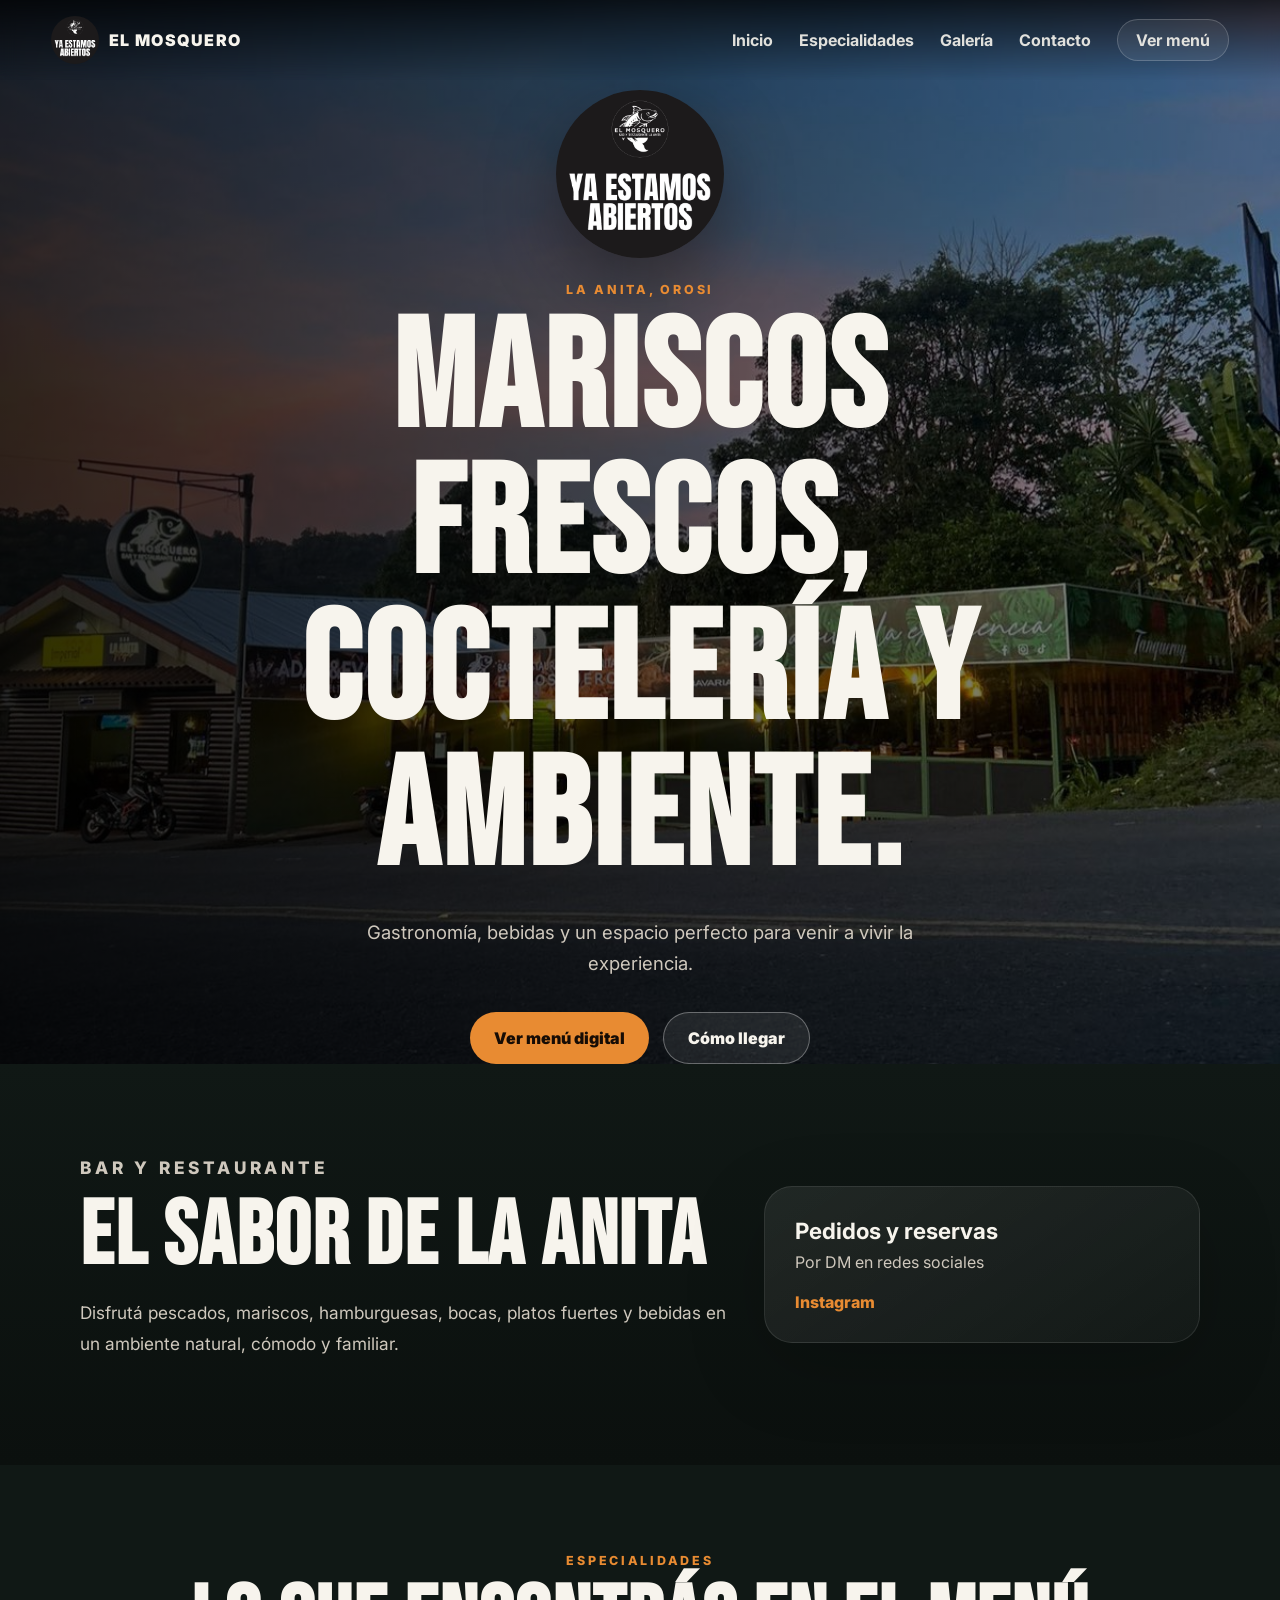
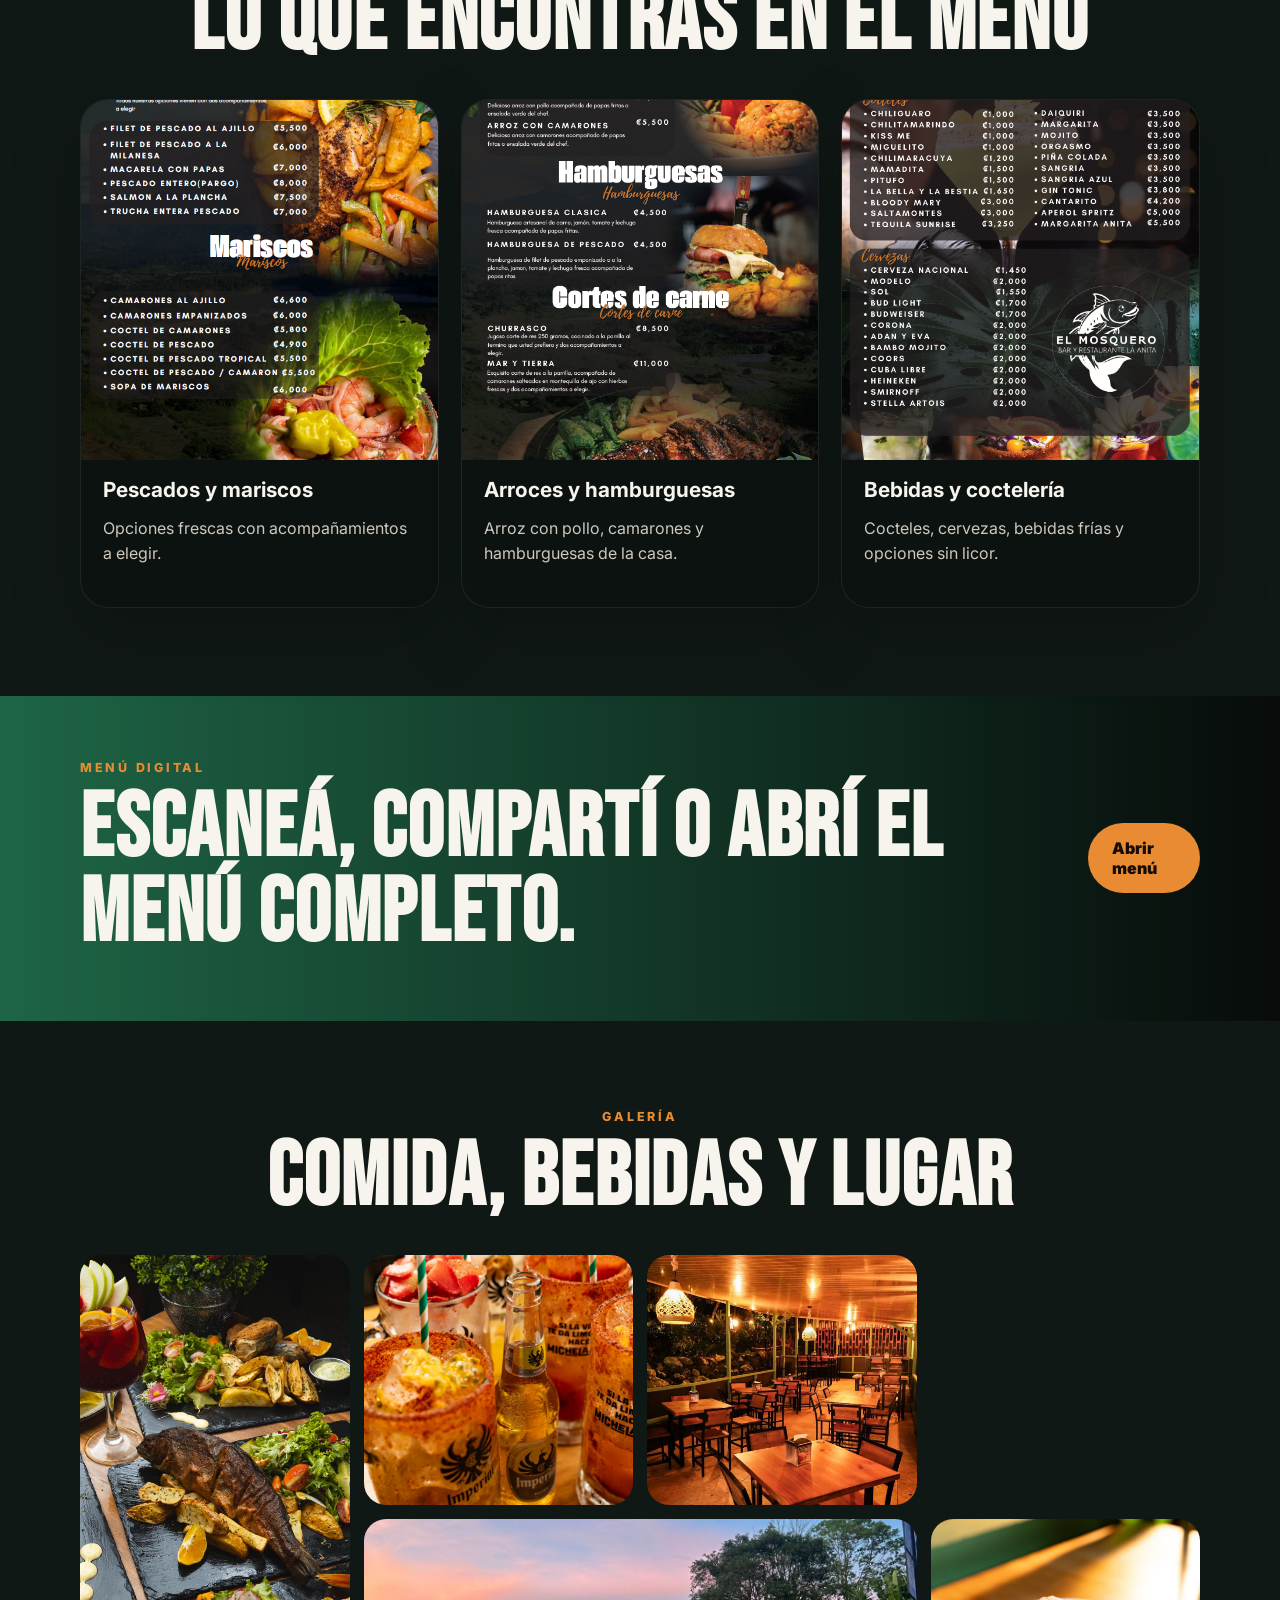
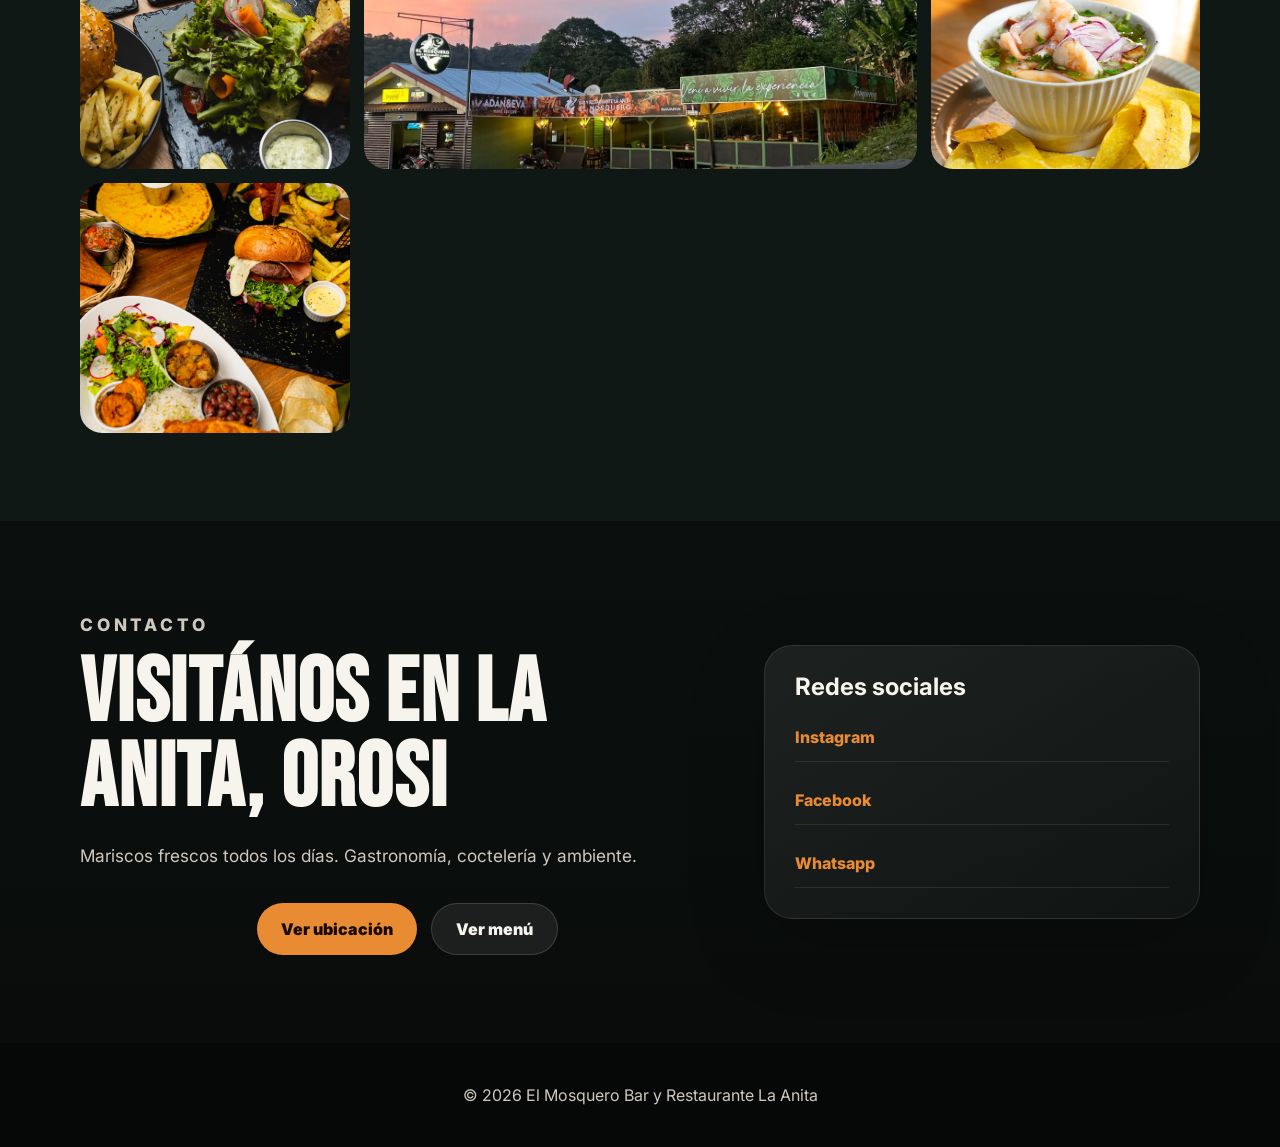
<file: index.html>
<!DOCTYPE html>
<html lang="es">
<head>
  <meta charset="UTF-8" />
  <meta name="viewport" content="width=device-width, initial-scale=1.0" />
  <title>El Mosquero | Bar y Restaurante La Anita</title>
  <meta name="description" content="El Mosquero Bar y Restaurante La Anita: mariscos frescos, gastronomía, coctelería y ambiente en La Anita, Orosi." />
  <link rel="preconnect" href="https://fonts.googleapis.com">
  <link rel="preconnect" href="https://fonts.gstatic.com" crossorigin>
  <link href="https://fonts.googleapis.com/css2?family=Bebas+Neue&family=Inter:wght@400;600;700;800&display=swap" rel="stylesheet">
  <link rel="stylesheet" href="style.css" />
</head>
<body>
  <header class="topbar">
    <a href="index.html" class="brand">
      <img src="assets/logo.jpg" alt="Logo El Mosquero" />
      <span>El Mosquero</span>
    </a>
    <button class="nav-toggle" id="navToggle" aria-label="Abrir menú">☰</button>
    <nav class="nav" id="nav">
      <a href="#inicio">Inicio</a>
      <a href="#especialidades">Especialidades</a>
      <a href="#galeria">Galería</a>
      <a href="#contacto">Contacto</a>
      <a class="nav-cta" href="menu.html">Ver menú</a>
    </nav>
  </header>

  <main>
    <section class="hero" id="inicio">
      <div class="hero-bg"></div>
      <div class="hero-content reveal">
        <img class="hero-logo" src="assets/logo.jpg" alt="El Mosquero Bar y Restaurante La Anita" />
        <p class="eyebrow">La Anita, Orosi</p>
        <h1>Mariscos frescos, coctelería y ambiente.</h1>
        <p class="hero-text">Gastronomía, bebidas y un espacio perfecto para venir a vivir la experiencia.</p>
        <div class="hero-actions">
          <a class="btn primary" href="menu.html">Ver menú digital</a>
          <a class="btn ghost" href="https://maps.app.goo.gl/1DzLihiJDjUeQGF66?g_st=iw" target="_blank" rel="noopener">Cómo llegar</a>
        </div>
      </div>
    </section>

    <section class="intro section-pad">
      <div class="container intro-grid">
        <div class="reveal">
          <p class="eyebrow">Bar y restaurante</p>
          <h2>El sabor de La Anita</h2>
          <p>Disfrutá pescados, mariscos, hamburguesas, bocas, platos fuertes y bebidas en un ambiente natural, cómodo y familiar.</p>
        </div>
        <div class="quick-card reveal">
          <strong>Pedidos y reservas</strong>
          <span>Por DM en redes sociales</span>
          <div class="socials">
            <a href="https://wa.me/50686078611?text=Buenos%20d%C3%ADas.%20Vi%20su%20p%C3%A1gina%20web%20y%20me%20gustar%C3%ADa%20realizar%20un%20pedido%20o%20consultar%20sobre%20una%20reserva.%20%C2%BFPodr%C3%ADan%20brindarme%20m%C3%A1s%20informaci%C3%B3n%3F%20Muchas%20gracias." target="_blank" rel="noopener">Instagram</a>
          </div>
        </div>
      </div>
    </section>

    <section class="specialties section-pad" id="especialidades">
      <div class="container">
        <div class="section-title reveal">
          <p class="eyebrow">Especialidades</p>
          <h2>Lo que encontrás en el menú</h2>
        </div>
        <div class="cards">
          <article class="food-card reveal"><img src="assets/menu-pescados-mariscos.jpg" alt="Menú de pescados y mariscos"><h3>Pescados y mariscos</h3><p>Opciones frescas con acompañamientos a elegir.</p></article>
          <article class="food-card reveal"><img src="assets/menu-arroces.jpg" alt="Arroces y hamburguesas"><h3>Arroces y hamburguesas</h3><p>Arroz con pollo, camarones y hamburguesas de la casa.</p></article>
          <article class="food-card reveal"><img src="assets/menu-bebidas-licor.jpg" alt="Menú de bebidas"><h3>Bebidas y coctelería</h3><p>Cocteles, cervezas, bebidas frías y opciones sin licor.</p></article>
        </div>
      </div>
    </section>

    <section class="banner-menu">
      <div class="container banner-inner reveal">
        <div>
          <p class="eyebrow">Menú digital</p>
          <h2>Escaneá, compartí o abrí el menú completo.</h2>
        </div>
        <a class="btn primary" href="menu.html">Abrir menú</a>
      </div>
    </section>

    <section class="gallery section-pad" id="galeria">
      <div class="container">
        <div class="section-title reveal">
          <p class="eyebrow">Galería</p>
          <h2>Comida, bebidas y lugar</h2>
        </div>
        <div class="gallery-grid">
          <img class="reveal tall" src="assets/mesa-completa.jpg" alt="Mesa completa con comida variada">
          <img class="reveal" src="assets/micheladas.jpg" alt="Micheladas y bebidas">
          <img class="reveal" src="assets/salon-noche.jpg" alt="Salón del restaurante de noche">
          <img class="reveal wide" src="assets/fachada-atardecer.jpg" alt="Fachada del restaurante al atardecer">
          <img class="reveal" src="assets/ceviche.jpg" alt="Ceviche con platanitos">
          <img class="reveal" src="assets/casado-hamburguesa.jpg" alt="Comida variada">
        </div>
      </div>
    </section>

    <section class="contact section-pad" id="contacto">
      <div class="container contact-grid">
        <div class="reveal">
          <p class="eyebrow">Contacto</p>
          <h2>Visitános en La Anita, Orosi</h2>
          <p>Mariscos frescos todos los días. Gastronomía, coctelería y ambiente.</p>
          <div class="contact-actions">
            <a class="btn primary" href="https://maps.app.goo.gl/1DzLihiJDjUeQGF66?g_st=iw" target="_blank" rel="noopener">Ver ubicación</a>
            <a class="btn ghost dark" href="menu.html">Ver menú</a>
          </div>
        </div>
        <div class="contact-card reveal">
          <h3>Redes sociales</h3>
          <a href="https://www.instagram.com/el_mosquero_bar_restaurante?igsh=MWZjdTNyZTc5cTlmaA==" target="_blank" rel="noopener">Instagram</a>
          <a href="https://www.facebook.com/share/1BSDCXoHsF/?mibextid=wwXIfr" target="_blank" rel="noopener">Facebook</a>
          <a href="https://wa.me/50686078611" target="_blank" rel="noopener">Whatsapp</a>
        </div>
      </div>
    </section>
  </main>

  <footer>
    <p>© <span id="year"></span> El Mosquero Bar y Restaurante La Anita</p>
  </footer>
  <script src="script.js"></script>
</body>
</html>
</file>
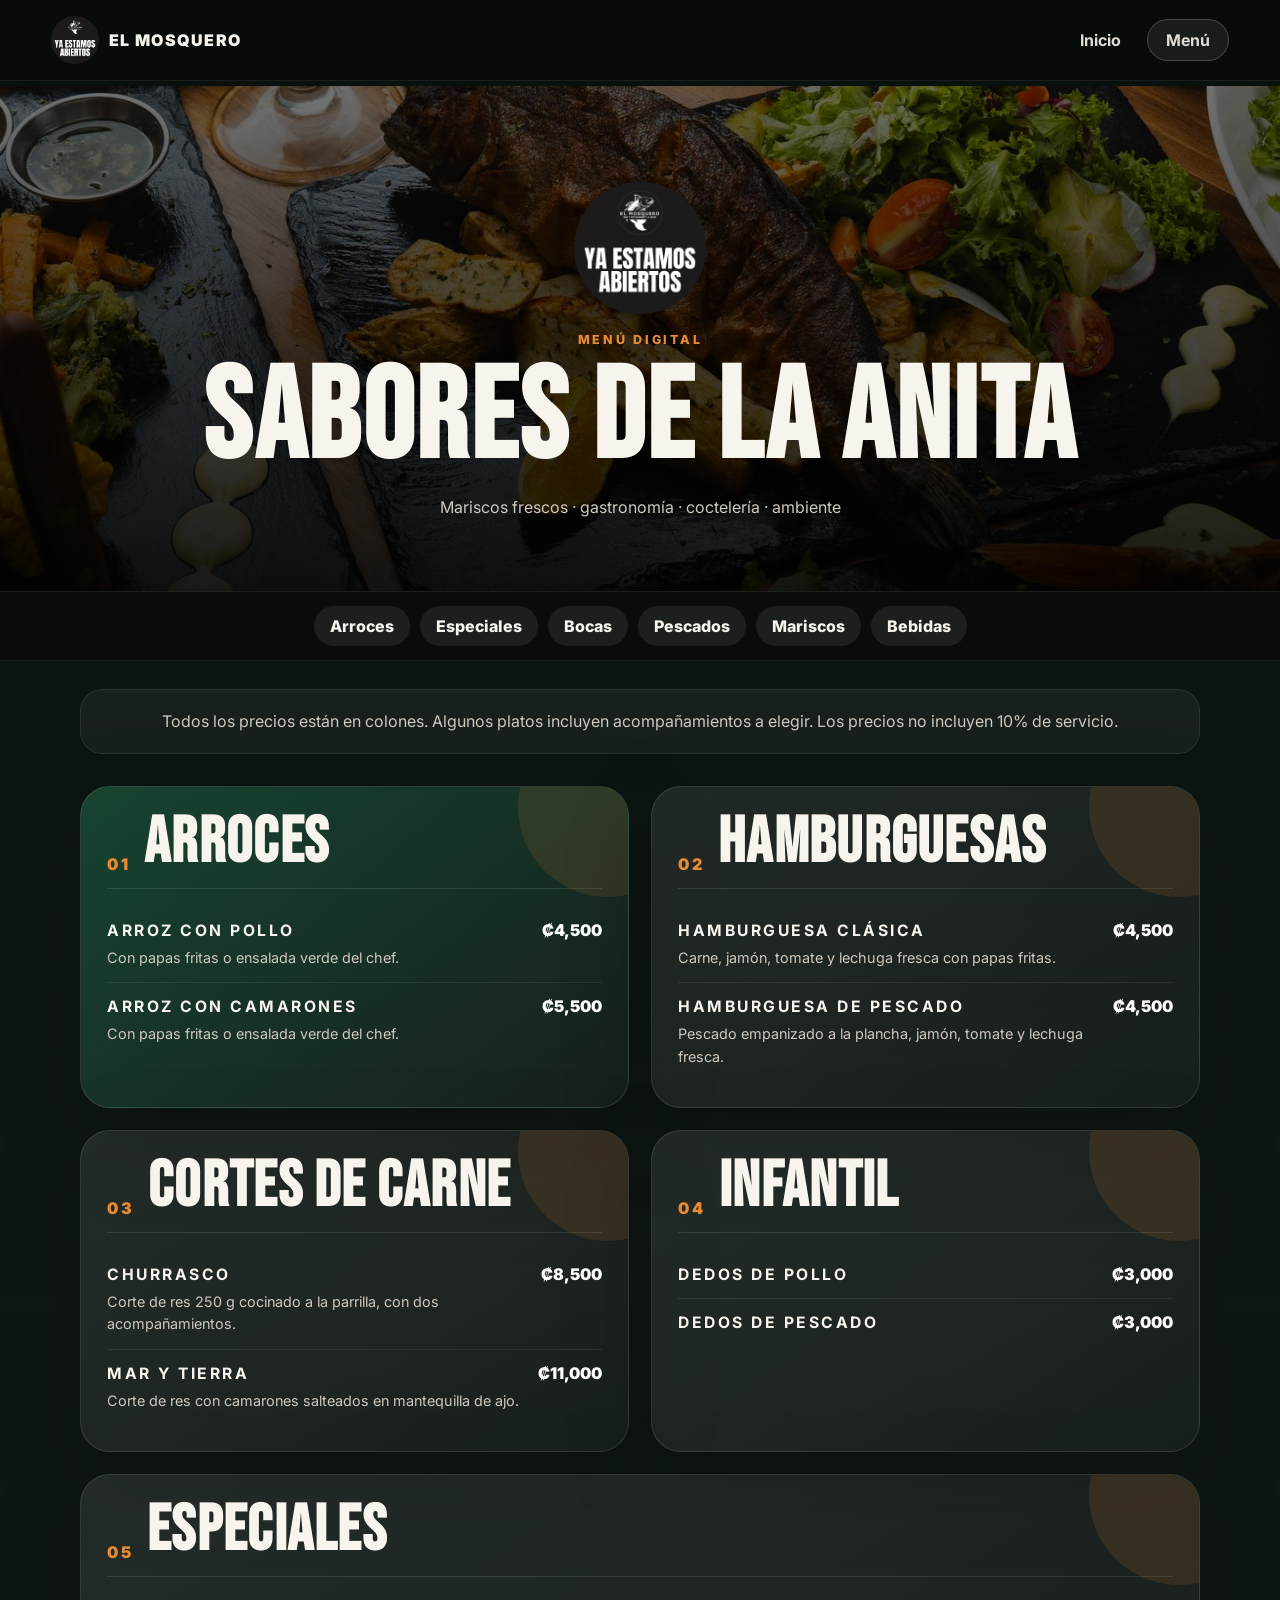
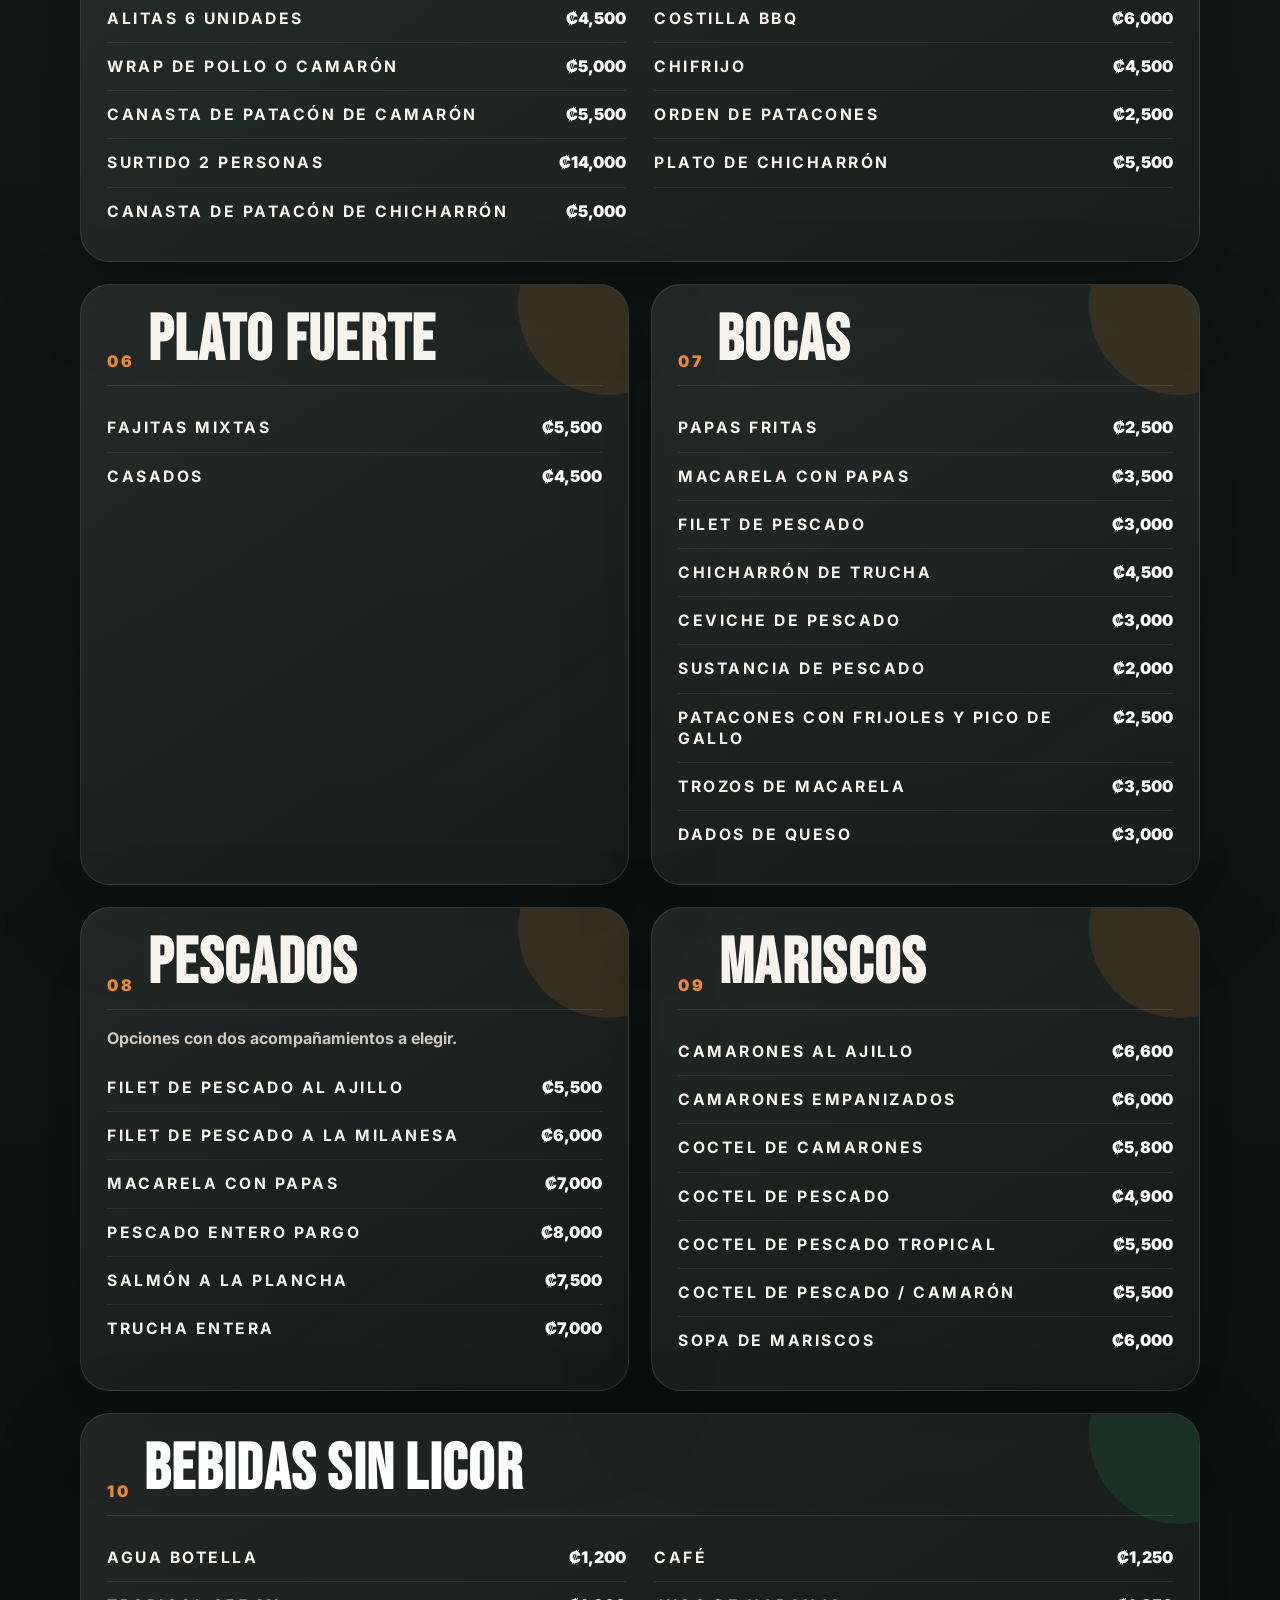
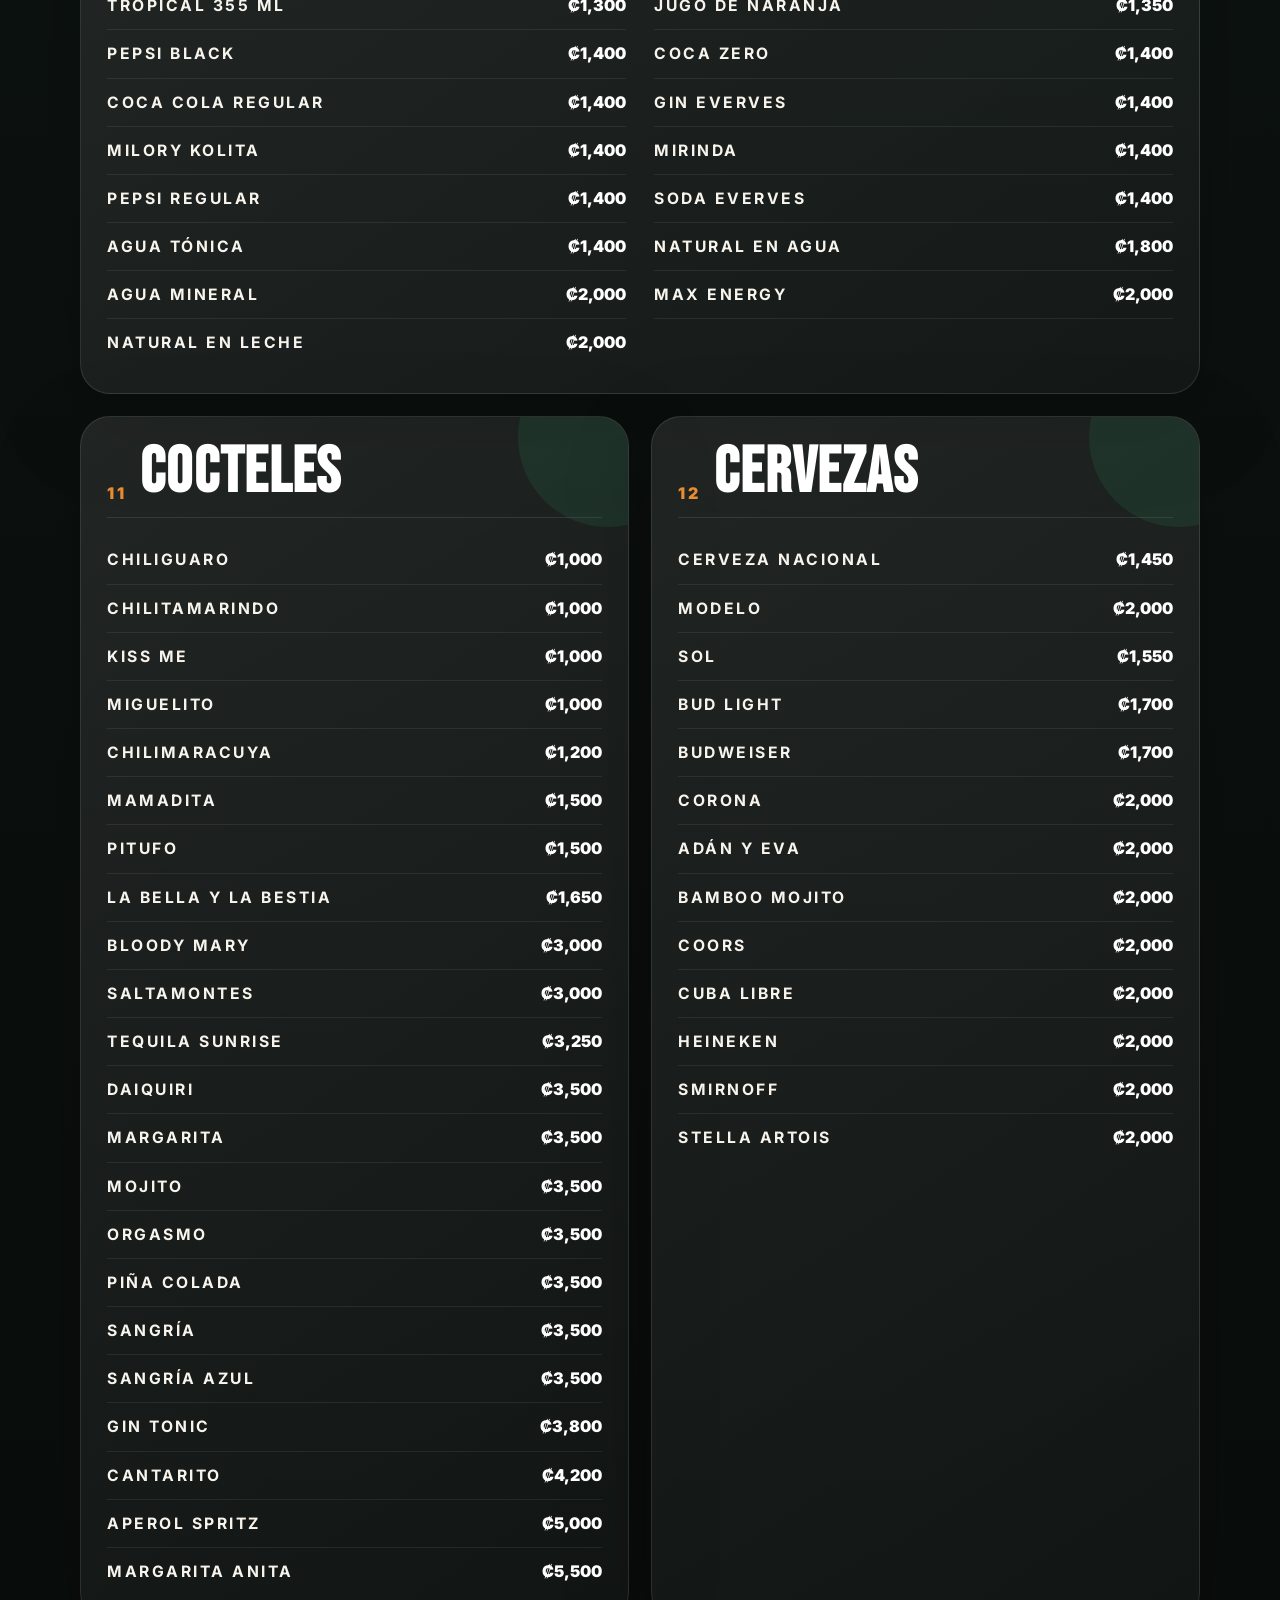
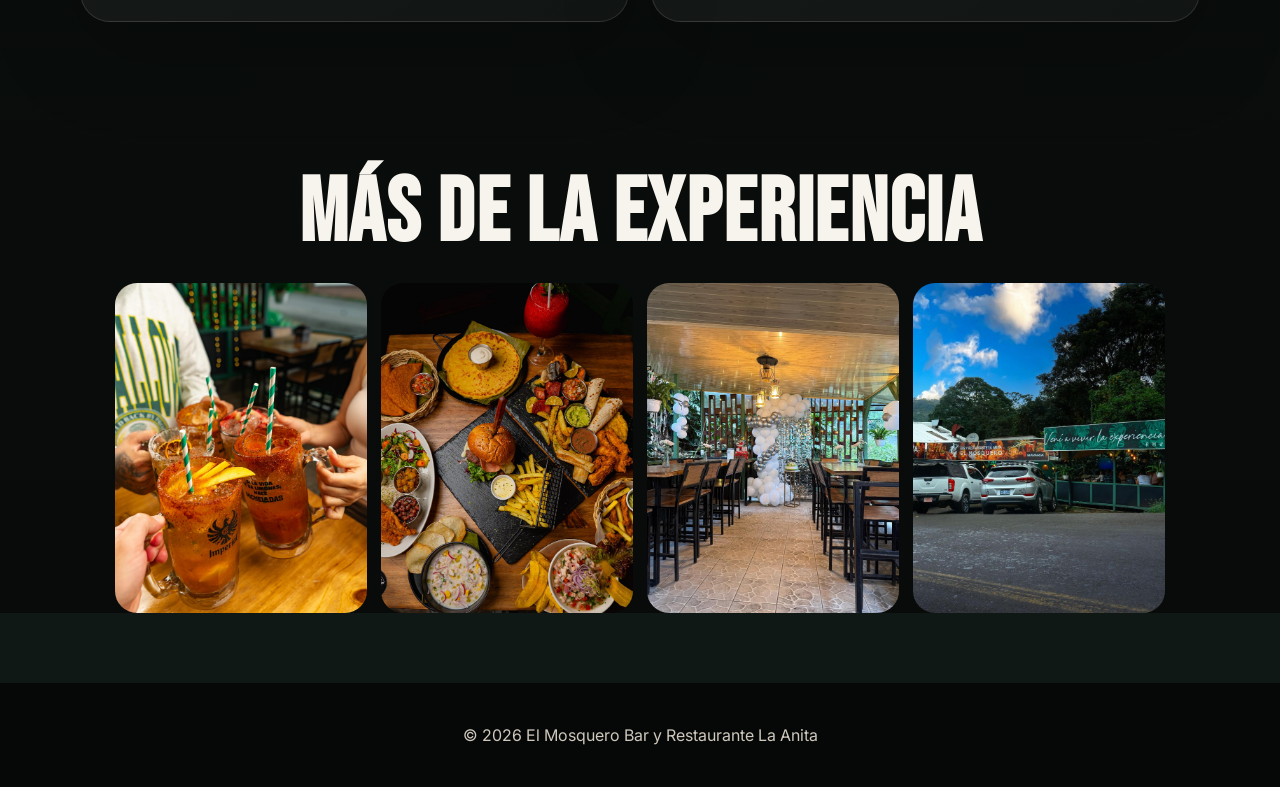
<file: menu.html>
<!DOCTYPE html>
<html lang="es">
<head>
  <meta charset="UTF-8" />
  <meta name="viewport" content="width=device-width, initial-scale=1.0" />
  <title>Menú Digital | El Mosquero</title>
  <link rel="preconnect" href="https://fonts.googleapis.com">
  <link rel="preconnect" href="https://fonts.gstatic.com" crossorigin>
  <link href="https://fonts.googleapis.com/css2?family=Bebas+Neue&family=Inter:wght@400;600;700;800&display=swap" rel="stylesheet">
  <link rel="stylesheet" href="style.css" />
</head>
<body class="menu-page">
  <header class="topbar solid">
    <a href="index.html" class="brand"><img src="assets/logo.jpg" alt="Logo El Mosquero"><span>El Mosquero</span></a>
    <nav class="nav open"><a href="index.html">Inicio</a><a class="nav-cta" href="#menu">Menú</a></nav>
  </header>

  <main id="menu" class="digital-menu new-menu">
    <section class="menu-hero redesigned">
      <div class="menu-hero-bg"></div>
      <img src="assets/logo.jpg" alt="Logo El Mosquero">
      <p class="eyebrow">Menú digital</p>
      <h1>Sabores de La Anita</h1>
      <p>Mariscos frescos · gastronomía · coctelería · ambiente</p>
    </section>

    <section class="menu-toolbar">
      <a href="#arroces">Arroces</a>
      <a href="#especiales">Especiales</a>
      <a href="#bocas">Bocas</a>
      <a href="#pescados">Pescados</a>
      <a href="#mariscos">Mariscos</a>
      <a href="#bebidas">Bebidas</a>
    </section>

    <section class="menu-note container">
      <p>Todos los precios están en colones. Algunos platos incluyen acompañamientos a elegir. Los precios no incluyen 10% de servicio.</p>
    </section>

    <section class="menu-grid container">
      <article class="menu-category featured" id="arroces">
        <div class="category-head"><span>01</span><h2>Arroces</h2></div>
        <div class="menu-item"><div><h3>Arroz con pollo</h3><p>Con papas fritas o ensalada verde del chef.</p></div><strong>₡4,500</strong></div>
        <div class="menu-item"><div><h3>Arroz con camarones</h3><p>Con papas fritas o ensalada verde del chef.</p></div><strong>₡5,500</strong></div>
      </article>

      <article class="menu-category">
        <div class="category-head"><span>02</span><h2>Hamburguesas</h2></div>
        <div class="menu-item"><div><h3>Hamburguesa clásica</h3><p>Carne, jamón, tomate y lechuga fresca con papas fritas.</p></div><strong>₡4,500</strong></div>
        <div class="menu-item"><div><h3>Hamburguesa de pescado</h3><p>Pescado empanizado a la plancha, jamón, tomate y lechuga fresca.</p></div><strong>₡4,500</strong></div>
      </article>

      <article class="menu-category">
        <div class="category-head"><span>03</span><h2>Cortes de carne</h2></div>
        <div class="menu-item"><div><h3>Churrasco</h3><p>Corte de res 250 g cocinado a la parrilla, con dos acompañamientos.</p></div><strong>₡8,500</strong></div>
        <div class="menu-item"><div><h3>Mar y tierra</h3><p>Corte de res con camarones salteados en mantequilla de ajo.</p></div><strong>₡11,000</strong></div>
      </article>

      <article class="menu-category" id="especiales">
        <div class="category-head"><span>04</span><h2>Infantil</h2></div>
        <div class="menu-item"><div><h3>Dedos de pollo</h3></div><strong>₡3,000</strong></div>
        <div class="menu-item"><div><h3>Dedos de pescado</h3></div><strong>₡3,000</strong></div>
      </article>

      <article class="menu-category wide">
        <div class="category-head"><span>05</span><h2>Especiales</h2></div>
        <div class="two-col-list">
          <div class="menu-item"><h3>Alitas 6 unidades</h3><strong>₡4,500</strong></div>
          <div class="menu-item"><h3>Costilla BBQ</h3><strong>₡6,000</strong></div>
          <div class="menu-item"><h3>Wrap de pollo o camarón</h3><strong>₡5,000</strong></div>
          <div class="menu-item"><h3>Chifrijo</h3><strong>₡4,500</strong></div>
          <div class="menu-item"><h3>Canasta de patacón de camarón</h3><strong>₡5,500</strong></div>
          <div class="menu-item"><h3>Orden de patacones</h3><strong>₡2,500</strong></div>
          <div class="menu-item"><h3>Surtido 2 personas</h3><strong>₡14,000</strong></div>
          <div class="menu-item"><h3>Plato de chicharrón</h3><strong>₡5,500</strong></div>
          <div class="menu-item"><h3>Canasta de patacón de chicharrón</h3><strong>₡5,000</strong></div>
        </div>
      </article>

      <article class="menu-category">
        <div class="category-head"><span>06</span><h2>Plato fuerte</h2></div>
        <div class="menu-item"><div><h3>Fajitas mixtas</h3></div><strong>₡5,500</strong></div>
        <div class="menu-item"><div><h3>Casados</h3></div><strong>₡4,500</strong></div>
      </article>

      <article class="menu-category" id="bocas">
        <div class="category-head"><span>07</span><h2>Bocas</h2></div>
        <div class="menu-item"><h3>Papas fritas</h3><strong>₡2,500</strong></div>
        <div class="menu-item"><h3>Macarela con papas</h3><strong>₡3,500</strong></div>
        <div class="menu-item"><h3>Filet de pescado</h3><strong>₡3,000</strong></div>
        <div class="menu-item"><h3>Chicharrón de trucha</h3><strong>₡4,500</strong></div>
        <div class="menu-item"><h3>Ceviche de pescado</h3><strong>₡3,000</strong></div>
        <div class="menu-item"><h3>Sustancia de pescado</h3><strong>₡2,000</strong></div>
        <div class="menu-item"><h3>Patacones con frijoles y pico de gallo</h3><strong>₡2,500</strong></div>
        <div class="menu-item"><h3>Trozos de macarela</h3><strong>₡3,500</strong></div>
        <div class="menu-item"><h3>Dados de queso</h3><strong>₡3,000</strong></div>
      </article>

      <article class="menu-category" id="pescados">
        <div class="category-head"><span>08</span><h2>Pescados</h2></div>
        <p class="category-note">Opciones con dos acompañamientos a elegir.</p>
        <div class="menu-item"><h3>Filet de pescado al ajillo</h3><strong>₡5,500</strong></div>
        <div class="menu-item"><h3>Filet de pescado a la milanesa</h3><strong>₡6,000</strong></div>
        <div class="menu-item"><h3>Macarela con papas</h3><strong>₡7,000</strong></div>
        <div class="menu-item"><h3>Pescado entero pargo</h3><strong>₡8,000</strong></div>
        <div class="menu-item"><h3>Salmón a la plancha</h3><strong>₡7,500</strong></div>
        <div class="menu-item"><h3>Trucha entera</h3><strong>₡7,000</strong></div>
      </article>

      <article class="menu-category" id="mariscos">
        <div class="category-head"><span>09</span><h2>Mariscos</h2></div>
        <div class="menu-item"><h3>Camarones al ajillo</h3><strong>₡6,600</strong></div>
        <div class="menu-item"><h3>Camarones empanizados</h3><strong>₡6,000</strong></div>
        <div class="menu-item"><h3>Coctel de camarones</h3><strong>₡5,800</strong></div>
        <div class="menu-item"><h3>Coctel de pescado</h3><strong>₡4,900</strong></div>
        <div class="menu-item"><h3>Coctel de pescado tropical</h3><strong>₡5,500</strong></div>
        <div class="menu-item"><h3>Coctel de pescado / camarón</h3><strong>₡5,500</strong></div>
        <div class="menu-item"><h3>Sopa de mariscos</h3><strong>₡6,000</strong></div>
      </article>

      <article class="menu-category wide drinks" id="bebidas">
        <div class="category-head"><span>10</span><h2>Bebidas sin licor</h2></div>
        <div class="two-col-list">
          <div class="menu-item"><h3>Agua botella</h3><strong>₡1,200</strong></div>
          <div class="menu-item"><h3>Café</h3><strong>₡1,250</strong></div>
          <div class="menu-item"><h3>Tropical 355 ml</h3><strong>₡1,300</strong></div>
          <div class="menu-item"><h3>Jugo de naranja</h3><strong>₡1,350</strong></div>
          <div class="menu-item"><h3>Pepsi Black</h3><strong>₡1,400</strong></div>
          <div class="menu-item"><h3>Coca Zero</h3><strong>₡1,400</strong></div>
          <div class="menu-item"><h3>Coca Cola regular</h3><strong>₡1,400</strong></div>
          <div class="menu-item"><h3>Gin Everves</h3><strong>₡1,400</strong></div>
          <div class="menu-item"><h3>Milory Kolita</h3><strong>₡1,400</strong></div>
          <div class="menu-item"><h3>Mirinda</h3><strong>₡1,400</strong></div>
          <div class="menu-item"><h3>Pepsi regular</h3><strong>₡1,400</strong></div>
          <div class="menu-item"><h3>Soda Everves</h3><strong>₡1,400</strong></div>
          <div class="menu-item"><h3>Agua tónica</h3><strong>₡1,400</strong></div>
          <div class="menu-item"><h3>Natural en agua</h3><strong>₡1,800</strong></div>
          <div class="menu-item"><h3>Agua mineral</h3><strong>₡2,000</strong></div>
          <div class="menu-item"><h3>Max Energy</h3><strong>₡2,000</strong></div>
          <div class="menu-item"><h3>Natural en leche</h3><strong>₡2,000</strong></div>
        </div>
      </article>

      <article class="menu-category drinks">
        <div class="category-head"><span>11</span><h2>Cocteles</h2></div>
        <div class="menu-item"><h3>Chiliguaro</h3><strong>₡1,000</strong></div>
        <div class="menu-item"><h3>Chilitamarindo</h3><strong>₡1,000</strong></div>
        <div class="menu-item"><h3>Kiss Me</h3><strong>₡1,000</strong></div>
        <div class="menu-item"><h3>Miguelito</h3><strong>₡1,000</strong></div>
        <div class="menu-item"><h3>Chilimaracuya</h3><strong>₡1,200</strong></div>
        <div class="menu-item"><h3>Mamadita</h3><strong>₡1,500</strong></div>
        <div class="menu-item"><h3>Pitufo</h3><strong>₡1,500</strong></div>
        <div class="menu-item"><h3>La bella y la bestia</h3><strong>₡1,650</strong></div>
        <div class="menu-item"><h3>Bloody Mary</h3><strong>₡3,000</strong></div>
        <div class="menu-item"><h3>Saltamontes</h3><strong>₡3,000</strong></div>
        <div class="menu-item"><h3>Tequila Sunrise</h3><strong>₡3,250</strong></div>
        <div class="menu-item"><h3>Daiquiri</h3><strong>₡3,500</strong></div>
        <div class="menu-item"><h3>Margarita</h3><strong>₡3,500</strong></div>
        <div class="menu-item"><h3>Mojito</h3><strong>₡3,500</strong></div>
        <div class="menu-item"><h3>Orgasmo</h3><strong>₡3,500</strong></div>
        <div class="menu-item"><h3>Piña colada</h3><strong>₡3,500</strong></div>
        <div class="menu-item"><h3>Sangría</h3><strong>₡3,500</strong></div>
        <div class="menu-item"><h3>Sangría azul</h3><strong>₡3,500</strong></div>
        <div class="menu-item"><h3>Gin tonic</h3><strong>₡3,800</strong></div>
        <div class="menu-item"><h3>Cantarito</h3><strong>₡4,200</strong></div>
        <div class="menu-item"><h3>Aperol Spritz</h3><strong>₡5,000</strong></div>
        <div class="menu-item"><h3>Margarita Anita</h3><strong>₡5,500</strong></div>
      </article>

      <article class="menu-category drinks">
        <div class="category-head"><span>12</span><h2>Cervezas</h2></div>
        <div class="menu-item"><h3>Cerveza nacional</h3><strong>₡1,450</strong></div>
        <div class="menu-item"><h3>Modelo</h3><strong>₡2,000</strong></div>
        <div class="menu-item"><h3>Sol</h3><strong>₡1,550</strong></div>
        <div class="menu-item"><h3>Bud Light</h3><strong>₡1,700</strong></div>
        <div class="menu-item"><h3>Budweiser</h3><strong>₡1,700</strong></div>
        <div class="menu-item"><h3>Corona</h3><strong>₡2,000</strong></div>
        <div class="menu-item"><h3>Adán y Eva</h3><strong>₡2,000</strong></div>
        <div class="menu-item"><h3>Bamboo Mojito</h3><strong>₡2,000</strong></div>
        <div class="menu-item"><h3>Coors</h3><strong>₡2,000</strong></div>
        <div class="menu-item"><h3>Cuba Libre</h3><strong>₡2,000</strong></div>
        <div class="menu-item"><h3>Heineken</h3><strong>₡2,000</strong></div>
        <div class="menu-item"><h3>Smirnoff</h3><strong>₡2,000</strong></div>
        <div class="menu-item"><h3>Stella Artois</h3><strong>₡2,000</strong></div>
      </article>
    </section>

    <section class="menu-gallery" id="lugar">
      <h2>Más de la experiencia</h2>
      <div class="gallery-grid compact">
        <img src="assets/micheladas-amigos.jpg" alt="Bebidas compartidas">
        <img src="assets/platos-variados.jpg" alt="Platos variados">
        <img src="assets/salon-evento.jpg" alt="Salón para eventos">
        <img src="assets/fachada-dia.jpg" alt="Fachada del restaurante">
      </div>
    </section>
  </main>
  <footer><p>© <span id="year"></span> El Mosquero Bar y Restaurante La Anita</p></footer>
  <script src="script.js"></script>
</body>
</html>
</file>
<file: style.css>
:root{
  --bg:#101815; --panel:#18251f; --green:#1f6b4a; --green2:#2a8c61; --gold:#e88b32; --text:#f7f4ed; --muted:#cfc8bd; --dark:#080b0a;
}
*{box-sizing:border-box} html{scroll-behavior:smooth} body{margin:0;font-family:Inter,system-ui,sans-serif;background:var(--bg);color:var(--text)}
a{color:inherit;text-decoration:none} img{max-width:100%;display:block}.container{width:min(1120px,92%);margin:auto}.section-pad{padding:88px 0}.eyebrow{color:var(--gold);text-transform:uppercase;letter-spacing:.22em;font-size:.78rem;font-weight:800;margin:0 0 12px}.topbar{position:fixed;top:0;left:0;right:0;z-index:20;display:flex;align-items:center;justify-content:space-between;padding:16px min(4vw,56px);background:linear-gradient(180deg,rgba(0,0,0,.72),rgba(0,0,0,0));backdrop-filter:blur(8px)}.topbar.solid{background:rgba(8,11,10,.92);border-bottom:1px solid rgba(255,255,255,.08)}.brand{display:flex;align-items:center;gap:10px;font-weight:900;text-transform:uppercase;letter-spacing:.08em}.brand img{width:48px;height:48px;border-radius:50%;object-fit:cover}.nav{display:flex;align-items:center;gap:26px;font-weight:700}.nav a{opacity:.9}.nav a:hover{color:var(--gold)}.nav-cta{padding:10px 18px;border:1px solid rgba(255,255,255,.22);border-radius:999px;background:rgba(255,255,255,.08)}.nav-toggle{display:none;background:none;border:0;color:white;font-size:2rem}.hero{min-height:100vh;position:relative;display:grid;place-items:center;text-align:center;overflow:hidden}.hero-bg{position:absolute;inset:0;background:linear-gradient(90deg,rgba(0,0,0,.82),rgba(0,0,0,.42)),url('assets/fachada-atardecer.jpg') center/cover}.hero-content{position:relative;width:min(900px,92%);padding-top:90px}.hero-logo{width:168px;height:168px;border-radius:50%;object-fit:cover;margin:0 auto 24px;box-shadow:0 25px 70px rgba(0,0,0,.4)}h1,h2,h3{margin:0;line-height:.95}h1,h2{font-family:'Bebas Neue',Impact,sans-serif;letter-spacing:.02em}h1{font-size:clamp(4.1rem,12vw,10rem)}h2{font-size:clamp(3rem,7vw,6.5rem)}h3{font-size:1.3rem}.hero-text{font-size:1.16rem;color:var(--muted);max-width:620px;margin:24px auto 0;line-height:1.7}.hero-actions,.contact-actions{display:flex;gap:14px;justify-content:center;flex-wrap:wrap;margin-top:32px}.btn{display:inline-flex;align-items:center;justify-content:center;border-radius:999px;padding:15px 24px;font-weight:900;transition:.2s}.btn.primary{background:var(--gold);color:#160c05}.btn.primary:hover{transform:translateY(-2px);filter:brightness(1.06)}.btn.ghost{border:1px solid rgba(255,255,255,.32);background:rgba(255,255,255,.08)}.btn.ghost.dark{border-color:rgba(255,255,255,.14)}.intro{background:linear-gradient(180deg,var(--bg),#0b100e)}.intro-grid,.contact-grid{display:grid;grid-template-columns:1.2fr .8fr;gap:30px;align-items:center}.intro p,.contact p{color:var(--muted);line-height:1.8;font-size:1.08rem}.quick-card,.contact-card{background:linear-gradient(145deg,rgba(255,255,255,.08),rgba(255,255,255,.03));border:1px solid rgba(255,255,255,.1);border-radius:28px;padding:30px;box-shadow:0 24px 80px rgba(0,0,0,.18)}.quick-card strong{display:block;font-size:1.4rem}.quick-card span{display:block;color:var(--muted);margin:8px 0 20px}.socials,.contact-card{display:flex;flex-direction:column;gap:14px}.socials a,.contact-card a{color:var(--gold);font-weight:800}.section-title{text-align:center;margin-bottom:34px}.cards{display:grid;grid-template-columns:repeat(3,1fr);gap:22px}.food-card{background:#0c1210;border-radius:28px;overflow:hidden;border:1px solid rgba(255,255,255,.08);box-shadow:0 24px 70px rgba(0,0,0,.22)}.food-card img{height:360px;width:100%;object-fit:cover}.food-card h3,.food-card p{padding:0 22px}.food-card h3{padding-top:20px}.food-card p{color:var(--muted);line-height:1.6;padding-bottom:24px}.banner-menu{padding:64px 0;background:linear-gradient(90deg,rgba(31,107,74,.92),rgba(0,0,0,.52)),url('assets/micheladas.jpg') center/cover fixed}.banner-inner{display:flex;justify-content:space-between;gap:24px;align-items:center}.gallery-grid{display:grid;grid-template-columns:repeat(4,1fr);grid-auto-rows:250px;gap:14px}.gallery-grid img{width:100%;height:100%;object-fit:cover;border-radius:22px}.gallery-grid .tall{grid-row:span 2}.gallery-grid .wide{grid-column:span 2}.contact{background:linear-gradient(180deg,#0b100e,#090c0b)}.contact-card h3{font-size:1.5rem}.contact-card a{padding:14px 0;border-bottom:1px solid rgba(255,255,255,.09)}footer{padding:26px;text-align:center;color:var(--muted);background:#060807}.digital-menu{padding-top:86px}.menu-hero{text-align:center;padding:48px 16px 24px;background:radial-gradient(circle at top,var(--green),var(--dark) 60%)}.menu-hero img{width:118px;height:118px;border-radius:50%;object-fit:cover;margin:0 auto 18px}.menu-hero h1{font-size:clamp(4rem,12vw,8rem)}.menu-hero p:last-child{color:var(--muted)}.menu-toolbar{position:sticky;top:80px;z-index:10;display:flex;justify-content:center;gap:10px;flex-wrap:wrap;padding:14px;background:rgba(8,11,10,.82);backdrop-filter:blur(10px);border-block:1px solid rgba(255,255,255,.08)}.menu-toolbar a{padding:10px 16px;border-radius:999px;background:rgba(255,255,255,.08);font-weight:800}.menu-sheets{width:min(780px,94%);margin:28px auto;display:grid;gap:22px}.menu-sheets img{width:100%;border-radius:18px;box-shadow:0 28px 90px rgba(0,0,0,.35);border:1px solid rgba(255,255,255,.1)}.menu-gallery{width:min(1050px,92%);margin:70px auto}.menu-gallery h2{text-align:center;margin-bottom:26px}.compact{grid-auto-rows:330px}.reveal{opacity:0;transform:translateY(18px);transition:opacity .7s ease,transform .7s ease}.reveal.visible{opacity:1;transform:translateY(0)}
@media(max-width:820px){.nav-toggle{display:block}.nav{position:absolute;top:76px;right:16px;left:16px;display:none;flex-direction:column;gap:16px;padding:22px;border-radius:22px;background:rgba(8,11,10,.96);border:1px solid rgba(255,255,255,.08)}.nav.open{display:flex}.topbar .nav.open{display:flex}.hero-logo{width:132px;height:132px}h1{font-size:clamp(3.6rem,18vw,6.2rem)}.section-pad{padding:60px 0}.intro-grid,.contact-grid,.cards{grid-template-columns:1fr}.food-card img{height:300px}.banner-inner{flex-direction:column;text-align:center}.gallery-grid{grid-template-columns:1fr 1fr;grid-auto-rows:210px}.gallery-grid .wide{grid-column:span 2}.menu-toolbar{top:78px}.compact{grid-auto-rows:230px}}
@media(max-width:520px){.brand span{display:none}.topbar{padding:12px 18px}.hero-actions,.contact-actions{flex-direction:column}.btn{width:100%}.gallery-grid{grid-template-columns:1fr}.gallery-grid .wide,.gallery-grid .tall{grid-column:auto;grid-row:auto}.gallery-grid{grid-auto-rows:260px}.menu-sheets{width:100%;gap:12px;margin:18px auto}.menu-sheets img{border-radius:0;border-inline:0}.menu-hero{padding-top:34px}.food-card{border-radius:20px}.quick-card,.contact-card{border-radius:20px}}

/* ===== Nuevo menú digital en texto ===== */
.new-menu{background:linear-gradient(180deg,#07100d,#101815 24%,#080b0a)}
.menu-hero.redesigned{position:relative;overflow:hidden;min-height:430px;display:grid;place-items:center;text-align:center;padding:96px 16px 58px;background:#070a09}
.menu-hero.redesigned .menu-hero-bg{position:absolute;inset:0;background:linear-gradient(180deg,rgba(0,0,0,.55),rgba(0,0,0,.9)),url('assets/mesa-completa.jpg') center/cover;filter:saturate(1.05)}
.menu-hero.redesigned > *:not(.menu-hero-bg){position:relative;z-index:1}
.menu-hero.redesigned img{width:132px;height:132px;border-radius:50%;object-fit:cover;margin:0 auto 18px;box-shadow:0 25px 80px rgba(0,0,0,.45)}
.menu-hero.redesigned h1{font-size:clamp(4rem,10vw,9rem);max-width:980px}
.menu-note{margin-top:28px;margin-bottom:22px;color:var(--muted);text-align:center;line-height:1.7;background:rgba(255,255,255,.05);border:1px solid rgba(255,255,255,.08);padding:18px 22px;border-radius:22px}
.menu-note p{margin:0}.menu-grid{display:grid;grid-template-columns:repeat(2,1fr);gap:22px;padding:10px 0 80px}.menu-category{position:relative;overflow:hidden;background:linear-gradient(145deg,rgba(255,255,255,.09),rgba(255,255,255,.035));border:1px solid rgba(255,255,255,.11);border-radius:30px;padding:26px;box-shadow:0 28px 90px rgba(0,0,0,.22)}.menu-category:before{content:"";position:absolute;right:-70px;top:-70px;width:180px;height:180px;border-radius:50%;background:rgba(232,139,50,.12)}.menu-category.featured{background:linear-gradient(145deg,rgba(31,107,74,.55),rgba(255,255,255,.04))}.menu-category.wide{grid-column:span 2}.category-head{display:flex;align-items:flex-end;gap:14px;margin-bottom:18px;border-bottom:1px solid rgba(255,255,255,.1);padding-bottom:14px}.category-head span{color:var(--gold);font-weight:900;letter-spacing:.16em}.category-head h2{font-size:clamp(2.4rem,5vw,4.4rem)}.category-note{color:var(--muted);font-weight:700;margin:0 0 16px}.menu-item{position:relative;z-index:1;display:flex;justify-content:space-between;gap:18px;align-items:flex-start;padding:13px 0;border-bottom:1px solid rgba(255,255,255,.075)}.menu-item:last-child{border-bottom:0}.menu-item h3{margin:0;font-size:.98rem;text-transform:uppercase;letter-spacing:.16em;line-height:1.35}.menu-item p{margin:6px 0 0;color:var(--muted);font-size:.9rem;line-height:1.55}.menu-item strong{white-space:nowrap;color:#fff;font-weight:900;font-size:1rem}.two-col-list{display:grid;grid-template-columns:repeat(2,1fr);gap:0 28px}.drinks .category-head h2{color:#fff}.drinks:before{background:rgba(42,140,97,.16)}
@media(max-width:820px){.menu-grid{grid-template-columns:1fr}.menu-category.wide{grid-column:auto}.two-col-list{grid-template-columns:1fr}.menu-category{border-radius:24px;padding:22px}.menu-item h3{font-size:.9rem}.menu-hero.redesigned{min-height:380px}.menu-toolbar{overflow:auto;justify-content:flex-start;flex-wrap:nowrap}.menu-toolbar a{white-space:nowrap}}
@media(max-width:520px){.menu-note{border-radius:0}.menu-grid.container{width:94%}.menu-category{padding:20px 17px}.category-head h2{font-size:2.6rem}.menu-item{gap:10px}.menu-item h3{letter-spacing:.11em}.menu-item strong{font-size:.94rem}}
</file>
